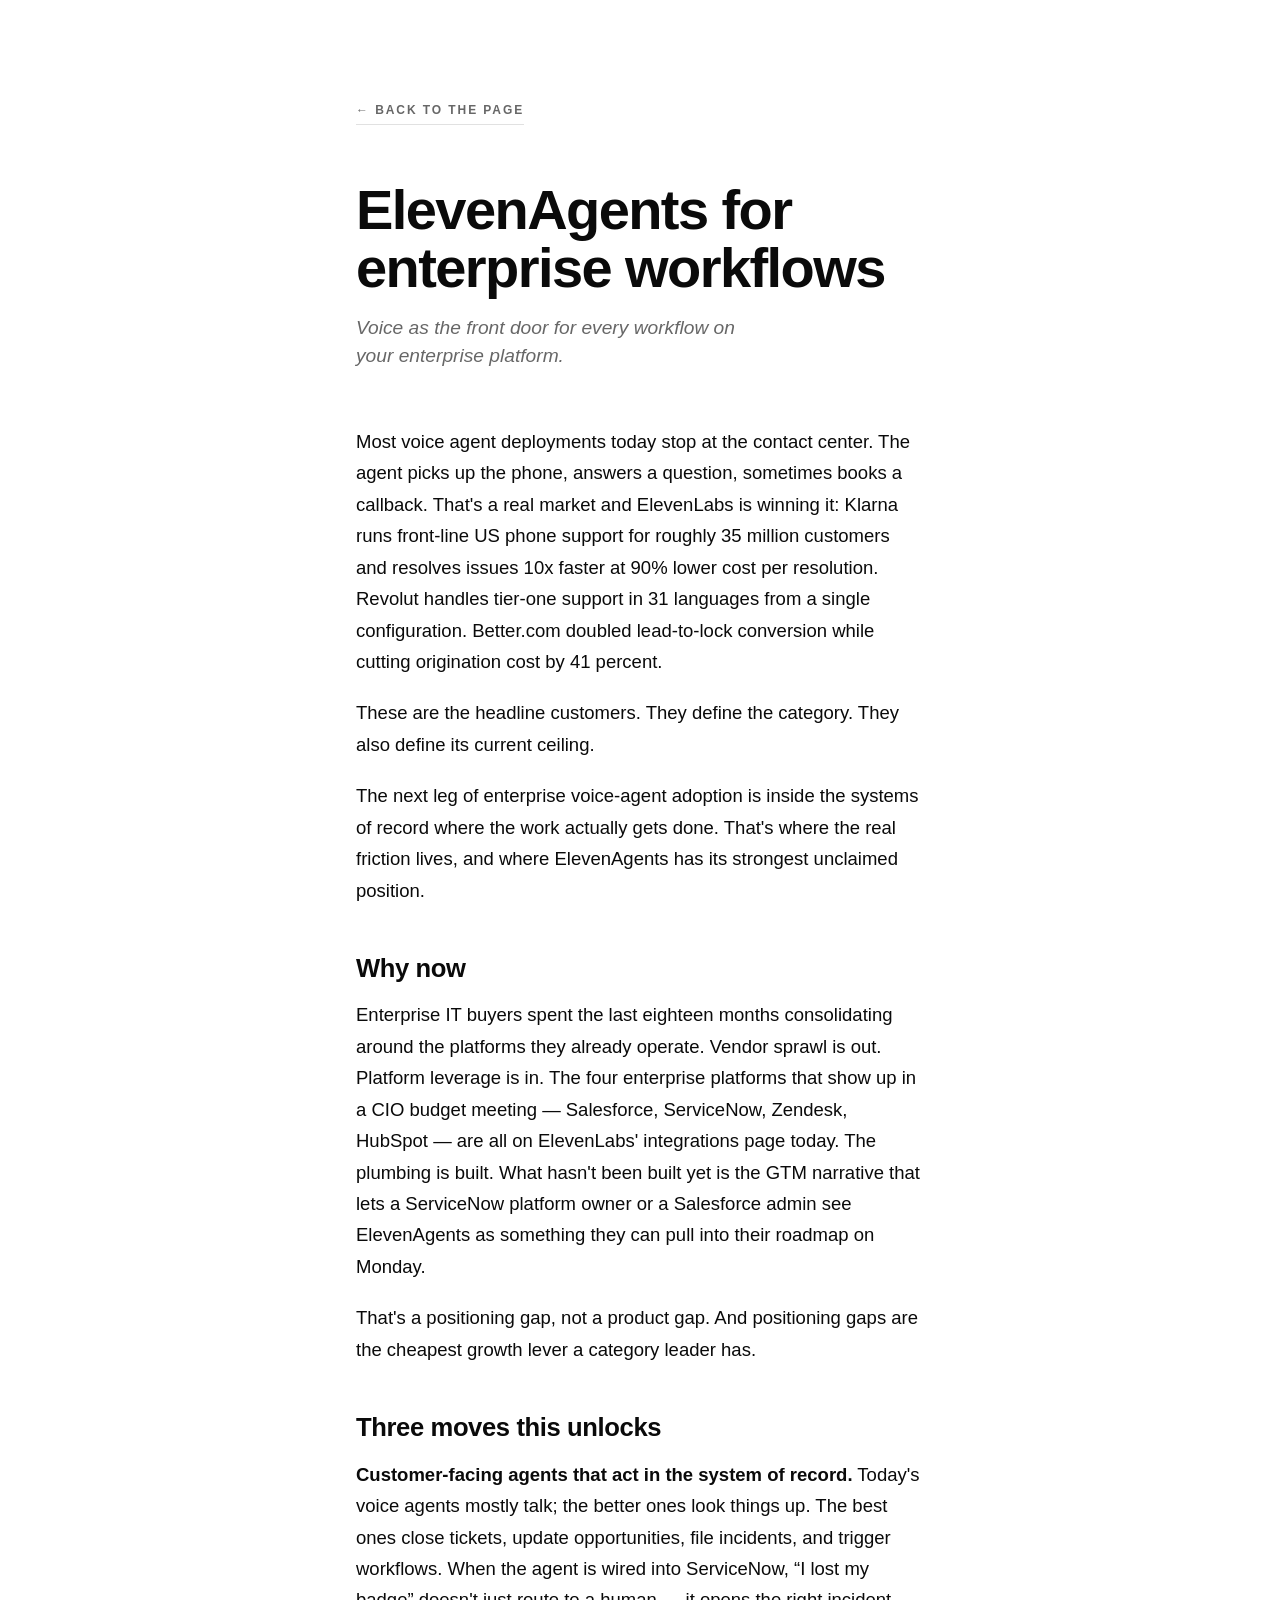
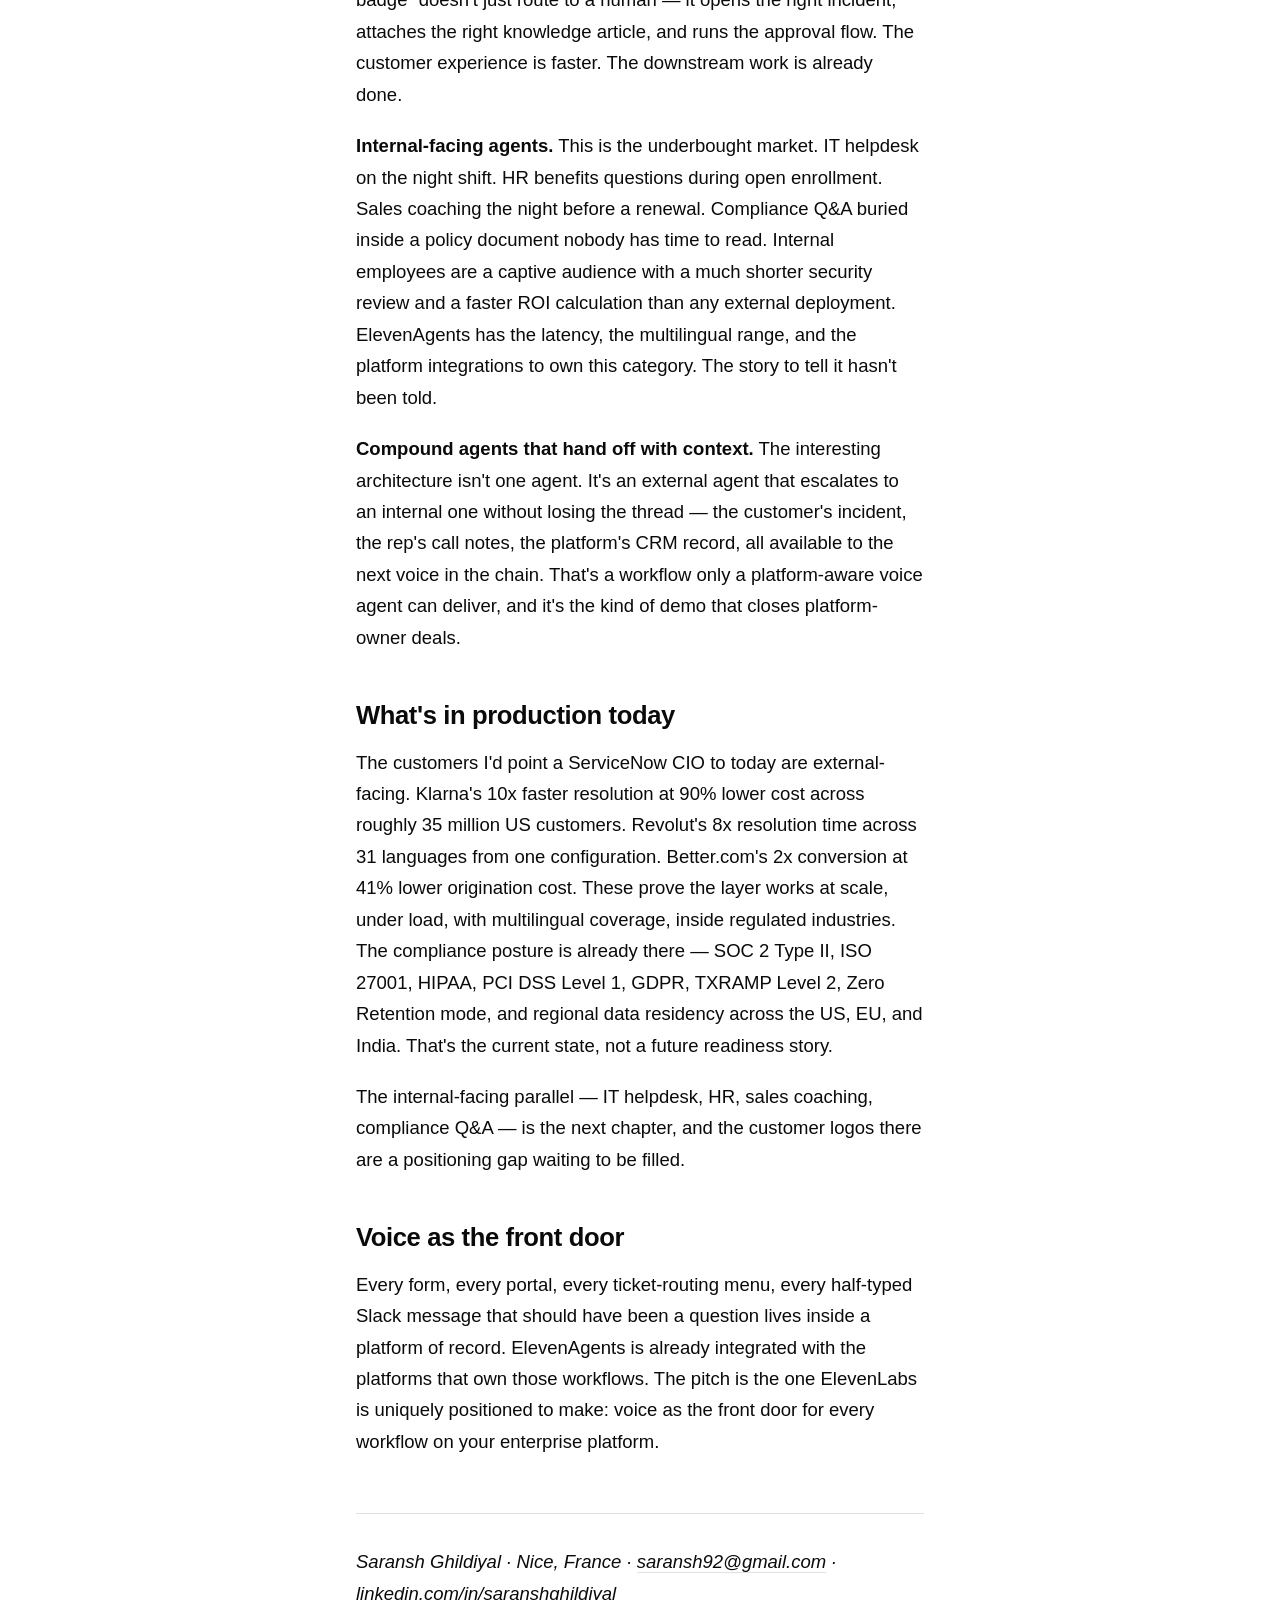
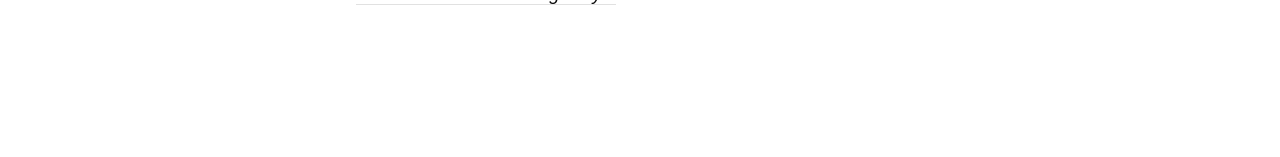
<file: web/writing.html>
<!DOCTYPE html>
<html lang="en">
  <head>
    <meta charset="UTF-8" />
    <meta name="viewport" content="width=device-width, initial-scale=1" />
    <title>ElevenAgents for enterprise workflows &mdash; Saransh Ghildiyal</title>
    <meta
      name="description"
      content="Voice as the front door for every workflow on your enterprise platform. A positioning essay on ElevenAgents for enterprise workflows."
    />
    <meta name="color-scheme" content="light only" />
    <link rel="stylesheet" href="styles.css" />
  </head>
  <body class="essay-page">
    <article class="essay">
      <a href="index.html" class="essay-back">&larr; Back to the page</a>

      <h1>ElevenAgents for enterprise workflows</h1>
      <p class="dek">
        Voice as the front door for every workflow on your enterprise platform.
      </p>

      <p>
        Most voice agent deployments today stop at the contact center. The agent
        picks up the phone, answers a question, sometimes books a callback.
        That's a real market and ElevenLabs is winning it: Klarna runs
        front-line US phone support for roughly 35 million customers and
        resolves issues 10x faster at 90% lower cost per resolution. Revolut
        handles tier-one support in 31 languages from a single configuration.
        Better.com doubled lead-to-lock conversion while cutting origination
        cost by 41 percent.
      </p>

      <p>
        These are the headline customers. They define the category. They also
        define its current ceiling.
      </p>

      <p>
        The next leg of enterprise voice-agent adoption is inside the systems of
        record where the work actually gets done. That's where the real friction
        lives, and where ElevenAgents has its strongest unclaimed position.
      </p>

      <h2>Why now</h2>

      <p>
        Enterprise IT buyers spent the last eighteen months consolidating around
        the platforms they already operate. Vendor sprawl is out. Platform
        leverage is in. The four enterprise platforms that show up in a CIO
        budget meeting &mdash; Salesforce, ServiceNow, Zendesk, HubSpot &mdash;
        are all on ElevenLabs' integrations page today. The plumbing is built.
        What hasn't been built yet is the GTM narrative that lets a ServiceNow
        platform owner or a Salesforce admin see ElevenAgents as something they
        can pull into their roadmap on Monday.
      </p>

      <p>
        That's a positioning gap, not a product gap. And positioning gaps are
        the cheapest growth lever a category leader has.
      </p>

      <h2>Three moves this unlocks</h2>

      <p>
        <strong
          >Customer-facing agents that act in the system of record.</strong
        >
        Today's voice agents mostly talk; the better ones look things up. The
        best ones close tickets, update opportunities, file incidents, and
        trigger workflows. When the agent is wired into ServiceNow, &ldquo;I
        lost my badge&rdquo; doesn't just route to a human &mdash; it opens the
        right incident, attaches the right knowledge article, and runs the
        approval flow. The customer experience is faster. The downstream work
        is already done.
      </p>

      <p>
        <strong>Internal-facing agents.</strong> This is the underbought market.
        IT helpdesk on the night shift. HR benefits questions during open
        enrollment. Sales coaching the night before a renewal. Compliance Q&amp;A
        buried inside a policy document nobody has time to read. Internal
        employees are a captive audience with a much shorter security review
        and a faster ROI calculation than any external deployment. ElevenAgents
        has the latency, the multilingual range, and the platform integrations
        to own this category. The story to tell it hasn't been told.
      </p>

      <p>
        <strong>Compound agents that hand off with context.</strong> The
        interesting architecture isn't one agent. It's an external agent that
        escalates to an internal one without losing the thread &mdash; the
        customer's incident, the rep's call notes, the platform's CRM record,
        all available to the next voice in the chain. That's a workflow only a
        platform-aware voice agent can deliver, and it's the kind of demo that
        closes platform-owner deals.
      </p>

      <h2>What's in production today</h2>

      <p>
        The customers I'd point a ServiceNow CIO to today are external-facing.
        Klarna's 10x faster resolution at 90% lower cost across roughly 35
        million US customers. Revolut's 8x resolution time across 31 languages
        from one configuration. Better.com's 2x conversion at 41% lower
        origination cost. These prove the layer works at scale, under load,
        with multilingual coverage, inside regulated industries. The compliance
        posture is already there &mdash; SOC 2 Type II, ISO 27001, HIPAA, PCI
        DSS Level 1, GDPR, TXRAMP Level 2, Zero Retention mode, and regional
        data residency across the US, EU, and India. That's the current state,
        not a future readiness story.
      </p>

      <p>
        The internal-facing parallel &mdash; IT helpdesk, HR, sales coaching,
        compliance Q&amp;A &mdash; is the next chapter, and the customer logos
        there are a positioning gap waiting to be filled.
      </p>

      <h2>Voice as the front door</h2>

      <p>
        Every form, every portal, every ticket-routing menu, every half-typed
        Slack message that should have been a question lives inside a platform
        of record. ElevenAgents is already integrated with the platforms that
        own those workflows. The pitch is the one ElevenLabs is uniquely
        positioned to make: voice as the front door for every workflow on your
        enterprise platform.
      </p>

      <hr />

      <p class="essay-footer">
        Saransh Ghildiyal &middot; Nice, France &middot;
        <a href="mailto:saransh92@gmail.com">saransh92@gmail.com</a> &middot;
        <a
          href="https://linkedin.com/in/saranshghildiyal"
          target="_blank"
          rel="noopener noreferrer"
          >linkedin.com/in/saranshghildiyal</a
        >
      </p>
    </article>
  </body>
</html>
</file>
<file: web/styles.css>
/* ===========================================================
   ElevenAgents for ServiceNow — work-sample landing page
   Design: refined minimalism. Black on white. One accent
   color (ElevenLabs blue), used once on the CTA hover state.
   =========================================================== */

:root {
  --ink: #0a0a0a;
  --paper: #ffffff;
  --rule: rgba(10, 10, 10, 0.12);
  --rule-strong: rgba(10, 10, 10, 0.28);
  --muted: rgba(10, 10, 10, 0.62);
  --accent: #3b82f6;
  --container: 1160px;
  --gutter: 24px;
  --section: 88px;
}

@media (min-width: 720px) {
  :root {
    --gutter: 40px;
    --section: 120px;
  }
}

@media (min-width: 1100px) {
  :root {
    --gutter: 56px;
  }
}

*,
*::before,
*::after {
  box-sizing: border-box;
}

html {
  -webkit-text-size-adjust: 100%;
  scroll-behavior: smooth;
}

body {
  margin: 0;
  font-family: -apple-system, BlinkMacSystemFont, "SF Pro Text",
    "Helvetica Neue", "Segoe UI", Roboto, sans-serif;
  font-size: 16px;
  line-height: 1.55;
  color: var(--ink);
  background: var(--paper);
  -webkit-font-smoothing: antialiased;
  -moz-osx-font-smoothing: grayscale;
  text-rendering: optimizeLegibility;
}

@media (min-width: 720px) {
  body {
    font-size: 17px;
  }
}

h1,
h2,
h3,
h4,
p,
ul {
  margin: 0;
  padding: 0;
}

a {
  color: inherit;
}

/* === Layout primitives =================================== */

.container {
  max-width: var(--container);
  margin: 0 auto;
  padding-left: var(--gutter);
  padding-right: var(--gutter);
}

.section {
  padding-top: var(--section);
  padding-bottom: var(--section);
}

/* === Typography ========================================== */

.eyebrow {
  font-size: 12px;
  letter-spacing: 0.18em;
  text-transform: uppercase;
  color: var(--muted);
  font-weight: 600;
}

@media (min-width: 720px) {
  .eyebrow {
    font-size: 13px;
  }
}

.h-display {
  font-size: clamp(40px, 6.4vw, 76px);
  line-height: 1.02;
  letter-spacing: -0.028em;
  font-weight: 600;
  color: var(--ink);
  max-width: 22ch;
}

.h-section {
  font-size: clamp(28px, 3.4vw, 44px);
  line-height: 1.08;
  letter-spacing: -0.022em;
  font-weight: 600;
}

.lead {
  font-size: clamp(18px, 1.5vw, 22px);
  line-height: 1.45;
  font-weight: 400;
  max-width: 56ch;
}

.muted {
  color: var(--muted);
}

.tnum {
  font-variant-numeric: tabular-nums;
}

/* === Top bar ============================================= */

.topbar {
  border-bottom: 1px solid var(--rule);
}

.topbar-inner {
  display: flex;
  align-items: center;
  justify-content: space-between;
  gap: 16px;
  height: 64px;
  font-size: 13px;
  font-weight: 500;
}

.topbar-left {
  color: var(--ink);
}

.topbar-right {
  color: var(--muted);
  text-align: right;
  white-space: nowrap;
}

@media (max-width: 540px) {
  .topbar-loc {
    display: none;
  }
}

@media (max-width: 420px) {
  .topbar-inner {
    font-size: 12px;
    gap: 12px;
  }
}

/* === Hero ================================================ */

.hero {
  padding-top: calc(var(--section) - 16px);
  padding-bottom: 64px;
}

.hero .eyebrow {
  margin-bottom: 24px;
}

.hero h1 {
  margin-bottom: 28px;
}

.hero .lead {
  max-width: 58ch;
  color: var(--ink);
}

.cta-wrap {
  margin-top: 40px;
}

/* === CTA ================================================= */

.cta {
  display: inline-flex;
  align-items: center;
  gap: 14px;
  padding: 16px 26px;
  background: var(--ink);
  color: var(--paper);
  text-decoration: none;
  font-weight: 500;
  font-size: 16px;
  letter-spacing: 0.005em;
  border: 1px solid var(--ink);
  transition: background-color 140ms ease, border-color 140ms ease;
}

.cta:hover,
.cta:focus-visible {
  background: var(--accent);
  border-color: var(--accent);
  outline: none;
}

.cta-glyph {
  font-size: 11px;
  line-height: 1;
  transform: translateY(-1px);
}

/* === Section heading block =============================== */

.section-head {
  display: flex;
  flex-direction: column;
  gap: 16px;
  margin-bottom: 56px;
  max-width: 64ch;
}

@media (min-width: 720px) {
  .section-head {
    margin-bottom: 72px;
  }
}

/* === The wedge =========================================== */

.wedge p {
  font-size: clamp(19px, 1.6vw, 24px);
  line-height: 1.5;
  max-width: 60ch;
  letter-spacing: -0.005em;
}

.wedge p + p {
  margin-top: 28px;
}

/* === Three-column platform stack ========================= */

.stack {
  display: grid;
  grid-template-columns: 1fr;
  gap: 48px;
  border-top: 1px solid var(--rule);
  padding-top: 56px;
}

@media (min-width: 720px) {
  .stack {
    grid-template-columns: repeat(3, 1fr);
    gap: 56px;
    padding-top: 64px;
  }
}

@media (min-width: 720px) {
  .stack--four {
    grid-template-columns: repeat(2, 1fr);
    gap: 48px 56px;
  }
}

@media (min-width: 1100px) {
  .stack--four {
    grid-template-columns: repeat(4, 1fr);
    gap: 40px;
  }
}

.stack-item .pill {
  display: inline-block;
  font-size: 11px;
  font-weight: 600;
  letter-spacing: 0.18em;
  text-transform: uppercase;
  color: var(--muted);
  margin-bottom: 16px;
}

.stack-item h3 {
  font-size: 22px;
  line-height: 1.15;
  letter-spacing: -0.015em;
  font-weight: 600;
  margin-bottom: 12px;
}

.stack-item p {
  font-size: 16px;
  line-height: 1.55;
  color: var(--muted);
}

/* === Outcome proof bar =================================== */

.proof {
  display: grid;
  grid-template-columns: 1fr;
  gap: 48px;
  border-top: 1px solid var(--rule);
  padding-top: 56px;
}

@media (min-width: 720px) {
  .proof {
    grid-template-columns: repeat(3, 1fr);
    gap: 56px;
    padding-top: 64px;
  }
}

.proof-stat {
  font-size: clamp(56px, 6vw, 88px);
  line-height: 1;
  letter-spacing: -0.04em;
  font-weight: 600;
  font-variant-numeric: tabular-nums;
}

.proof-label {
  margin-top: 16px;
  font-size: 12px;
  text-transform: uppercase;
  letter-spacing: 0.18em;
  font-weight: 600;
  color: var(--ink);
}

.proof-context {
  margin-top: 12px;
  font-size: 15px;
  line-height: 1.5;
  color: var(--muted);
  max-width: 32ch;
}

/* === Proof aside (the second leg) ======================== */

.proof-aside {
  margin-top: 88px;
  padding-top: 56px;
  border-top: 1px solid var(--rule);
  display: grid;
  grid-template-columns: 1fr;
  gap: 28px;
}

@media (min-width: 880px) {
  .proof-aside {
    grid-template-columns: 280px 1fr;
    gap: 56px;
  }
}

.proof-aside-head .eyebrow {
  display: block;
  margin-bottom: 14px;
}

.proof-aside-title {
  font-size: clamp(22px, 2vw, 28px);
  line-height: 1.15;
  letter-spacing: -0.015em;
  font-weight: 600;
  max-width: 22ch;
  color: var(--ink);
}

.proof-aside-body p {
  font-size: clamp(16px, 1.2vw, 18px);
  line-height: 1.6;
  color: var(--ink);
  max-width: 62ch;
}

.proof-aside-body p + p {
  margin-top: 20px;
}

/* === Live demo =========================================== */

.demo .section-head {
  margin-bottom: 40px;
}

.demo-callout {
  margin-top: 8px;
  display: grid;
  grid-template-columns: auto 1fr;
  gap: 20px;
  align-items: start;
  border-top: 1px solid var(--rule);
  border-bottom: 1px solid var(--rule);
  padding: 32px 0;
}

@media (min-width: 720px) {
  .demo-callout {
    padding: 40px 0;
    gap: 28px;
  }
}

.demo-callout-arrow {
  font-size: 32px;
  line-height: 1;
  color: var(--ink);
  font-weight: 300;
  transform: translateY(-2px);
}

.demo-callout-title {
  font-size: clamp(18px, 1.4vw, 22px);
  line-height: 1.35;
  font-weight: 600;
  letter-spacing: -0.01em;
  color: var(--ink);
  max-width: 32ch;
}

.demo-callout-sub {
  margin-top: 10px;
  font-size: 14.5px;
  line-height: 1.55;
  color: var(--muted);
  max-width: 56ch;
}

.demo-callout-sub code {
  font-family: ui-monospace, SFMono-Regular, "SF Mono", Menlo, Consolas, monospace;
  font-size: 12.5px;
  background: rgba(10, 10, 10, 0.06);
  padding: 1px 6px;
  border-radius: 3px;
  color: var(--ink);
}

.demo-prompts {
  margin-top: 32px;
  display: flex;
  flex-wrap: wrap;
  gap: 0 14px;
  font-size: 14px;
  color: var(--muted);
  align-items: baseline;
}

.demo-prompts .prompts-label {
  font-size: 11px;
  text-transform: uppercase;
  letter-spacing: 0.18em;
  font-weight: 600;
  color: var(--ink);
  margin-right: 4px;
}

.demo-prompts span.prompt::before {
  content: "·";
  margin-right: 14px;
  color: var(--rule-strong);
}

.demo-prompts span.prompt:first-of-type::before {
  display: none;
}

/* === Compliance ========================================== */

.compliance {
  border-top: 1px solid var(--rule);
  border-bottom: 1px solid var(--rule);
  padding-top: 28px;
  padding-bottom: 28px;
}

.compliance-row {
  display: grid;
  grid-template-columns: 1fr;
  gap: 16px;
  align-items: baseline;
}

@media (min-width: 880px) {
  .compliance-row {
    grid-template-columns: 200px 1fr;
    gap: 32px;
  }
}

.compliance-label {
  font-size: 11px;
  text-transform: uppercase;
  letter-spacing: 0.18em;
  font-weight: 600;
  color: var(--ink);
}

.compliance-inline {
  font-size: 13.5px;
  line-height: 1.7;
  color: var(--muted);
  margin: 0;
  max-width: 80ch;
}

/* === Bio ================================================= */

.bio .section-head {
  margin-bottom: 40px;
}

.bio p {
  font-size: clamp(17px, 1.4vw, 20px);
  line-height: 1.6;
  max-width: 64ch;
}

.bio p + p {
  margin-top: 20px;
}

.bio-close {
  margin-top: 32px !important;
  font-weight: 500;
  color: var(--ink);
  font-size: clamp(18px, 1.5vw, 22px) !important;
  line-height: 1.5;
  letter-spacing: -0.005em;
}

/* === Footer ============================================== */

.footer {
  border-top: 1px solid var(--rule);
  padding-top: 36px;
  padding-bottom: 56px;
  font-size: 14px;
}

.footer-inner {
  display: flex;
  flex-wrap: wrap;
  gap: 16px 32px;
  justify-content: space-between;
  align-items: baseline;
}

.footer a {
  color: var(--ink);
  text-decoration: none;
  border-bottom: 1px solid var(--rule);
  padding-bottom: 2px;
  transition: border-color 140ms ease;
}

.footer a:hover,
.footer a:focus-visible {
  border-bottom-color: var(--ink);
  outline: none;
}

.footer a[aria-disabled="true"] {
  color: var(--muted);
  pointer-events: none;
  border-bottom-style: dashed;
}

/* === Essay (writing.html) ================================ */

.essay-page {
  background: var(--paper);
}

.essay {
  max-width: 680px;
  margin: 0 auto;
  padding: 64px var(--gutter) 96px;
}

@media (min-width: 720px) {
  .essay {
    padding: 96px var(--gutter) 128px;
  }
}

.essay-back {
  display: inline-block;
  font-size: 12px;
  letter-spacing: 0.16em;
  text-transform: uppercase;
  color: var(--muted);
  text-decoration: none;
  font-weight: 600;
  margin-bottom: 56px;
  border-bottom: 1px solid var(--rule);
  padding-bottom: 4px;
  transition: color 140ms ease, border-color 140ms ease;
}

.essay-back:hover,
.essay-back:focus-visible {
  color: var(--ink);
  border-bottom-color: var(--ink);
  outline: none;
}

.essay h1 {
  font-size: clamp(36px, 4.4vw, 56px);
  letter-spacing: -0.028em;
  line-height: 1.05;
  font-weight: 600;
  margin-bottom: 16px;
  max-width: 18ch;
}

.essay .dek {
  font-size: clamp(18px, 1.5vw, 22px);
  color: var(--muted);
  font-style: italic;
  line-height: 1.45;
  margin-bottom: 56px;
  max-width: 38ch;
}

.essay h2 {
  font-size: clamp(22px, 2vw, 28px);
  letter-spacing: -0.015em;
  margin-top: 48px;
  margin-bottom: 16px;
  font-weight: 600;
  line-height: 1.15;
}

.essay p {
  font-size: 17.5px;
  line-height: 1.7;
  margin-bottom: 20px;
  color: var(--ink);
}

@media (min-width: 720px) {
  .essay p {
    font-size: 18.5px;
  }
}

.essay p strong {
  font-weight: 600;
  color: var(--ink);
}

.essay hr {
  border: 0;
  border-top: 1px solid var(--rule);
  margin: 56px 0 32px;
}

.essay-footer {
  font-size: 13px;
  color: var(--muted);
  font-style: italic;
  line-height: 1.6;
}

.essay-footer a {
  color: var(--ink);
  text-decoration: none;
  border-bottom: 1px solid var(--rule);
}

.essay-footer a:hover {
  border-bottom-color: var(--ink);
}
</file>
